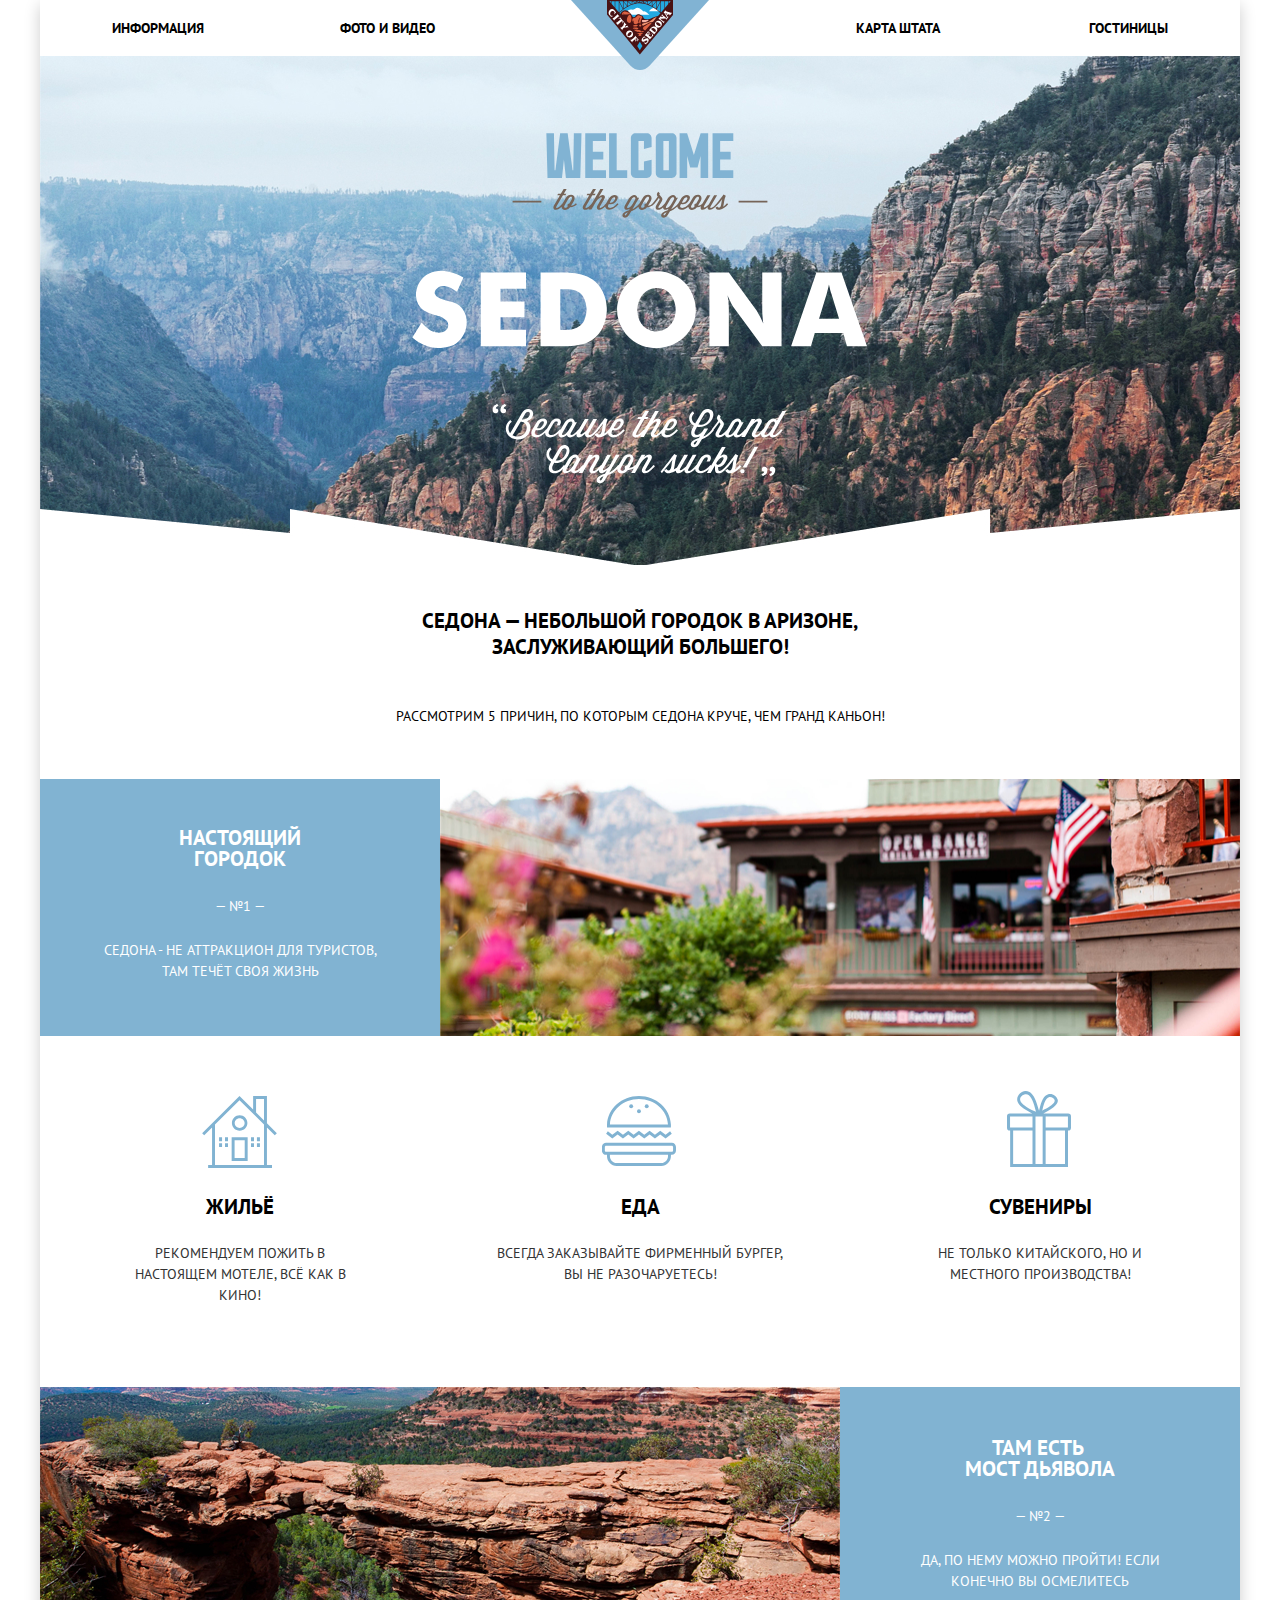
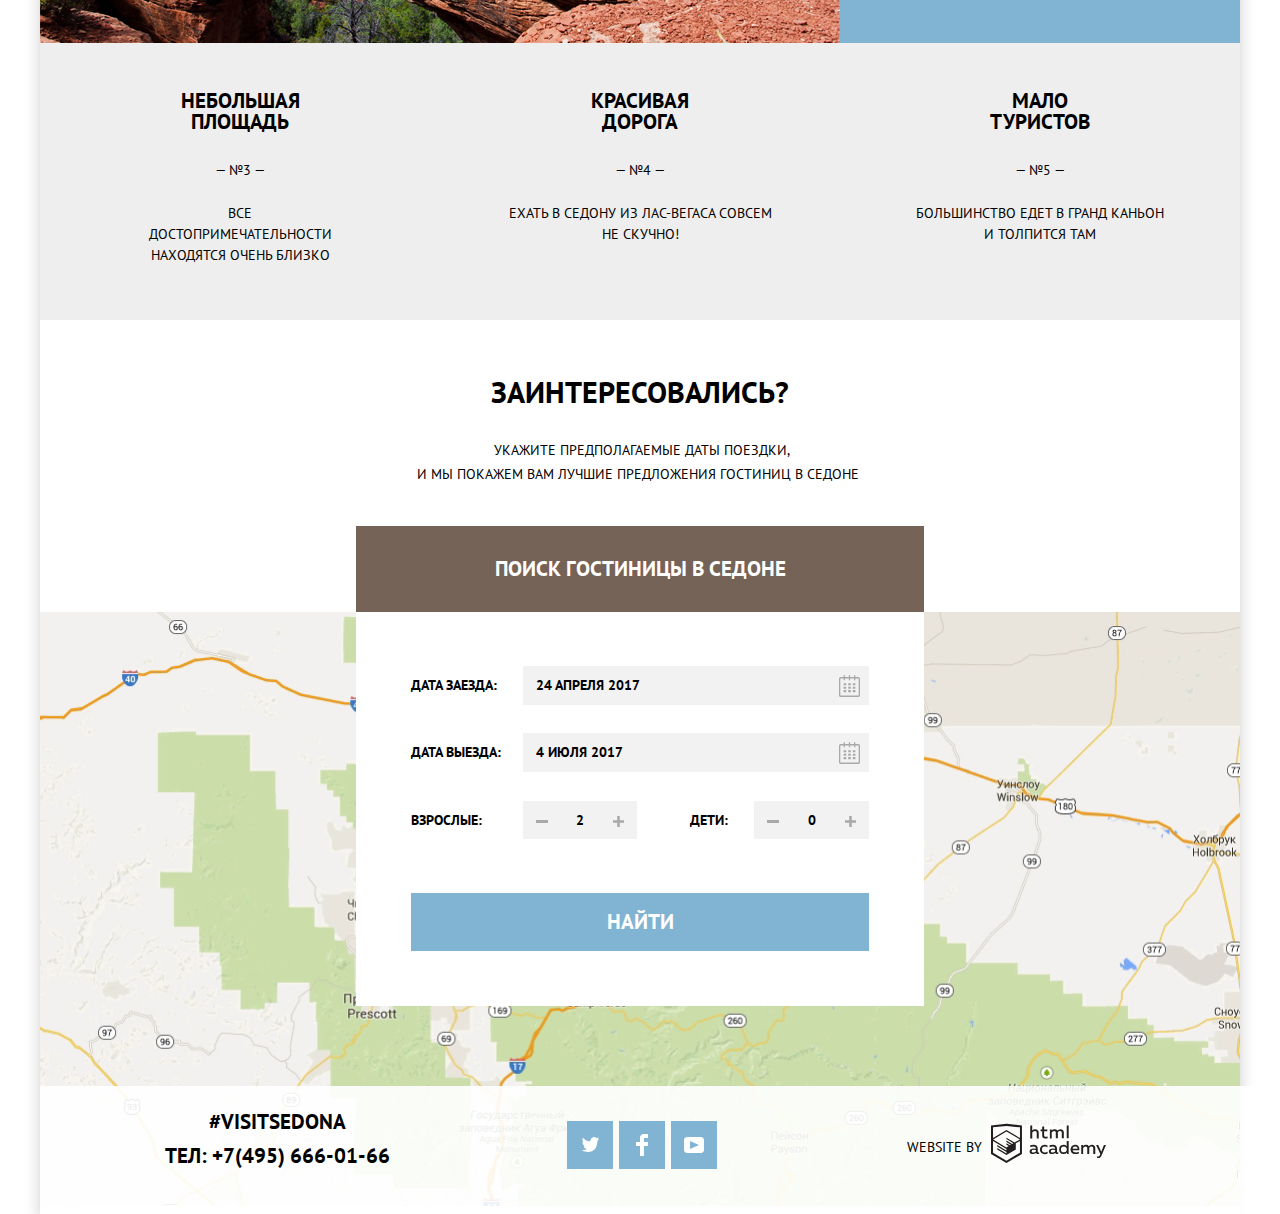
<file: index.html>
<!DOCTYPE html>
<html lang="ru">

<head>
    <meta charset="UTF-8">
    <title>Добро пожаловать в Седону</title>
    <link href="https://fonts.googleapis.com/css2?family=PT+Sans:wght@400;700&display=swap" rel="stylesheet">
    <link rel="stylesheet" href="css/normalize.css">
    <link rel="stylesheet" href="css/style.css">
</head>

<body>
    <div class="container">
        <header>
            <nav class="main-navigation">
                <a class="logo">
                    <img src="img/logo-sedona.svg" width="138" height="70" alt="Логотип Седоны">
                </a>
                <ul class="site-navigation">
                    <li><a href="#">Информация</a></li>
                    <li><a href="#">Фото и видео</a></li>
                    <li><a href="#">Карта штата</a></li>
                    <li><a href="catalog.html">Гостиницы</a></li>
                </ul>
            </nav>
        </header>
        <main>
            <div class="intro">
                <img src="img/intro-welcome.svg" width="456.65" height="350.88"
                    alt="Welcome to the gorgeous Sedona. 'Because the Grand Canyon sucks!'">
            </div>
            <h1 class="title">Седона — небольшой городок в Аризоне,  заслуживающий большего! </h1>
            <p class="text">Рассмотрим 5 причин, по которым Седона круче, чем гранд каньон!</p>
            <section>
                <h2 class="visually-hidden">Преимущества Седоны</h2>
                <div class="reason-image">
                    <div class="reason reason-town">
                        <h3>Настоящий городок</h3>
                        <p class="reason-number">— №1 —</p>
                        <p class="reason-text">Седона - не аттракцион для туристов, там течёт своя жизнь</p>
                    </div>
                    <img src="img/Sedona.jpg" width="800" height="256" alt="Фото городка">
                </div>
                <ul class="advantages-list">
                    <li class="advantages-item">
                        <h3>Жильё</h3>
                        <p class="advantages-text">Рекомендуем пожить в настоящем мотеле, всё как в кино!</p>
                    </li>
                    <li class="advantages-item">
                        <h3>Еда</h3>
                        <p class="advantages-text">Всегда заказывайте фирменный бургер, вы не разочаруетесь!</p>
                    </li>
                    <li class="advantages-item">
                        <h3>Сувениры</h3>
                        <p class="advantages-text">Не только китайского, но и местного производства!</p>
                    </li>
                </ul>
                <div class="reason-image">
                    <img src="img/Devil's bridge.jpg" width="800" height="256" alt="Фото моста дьявола'">
                    <div class="reason reason-bridge">
                        <h3>Там есть  Мост дьявола</h3>
                        <p class="reason-number">— №2 —</p>
                        <p class="reason-text">Да, по нему можно пройти! Если конечно вы осмелитесь</p>
                    </div>
                </div>
                <ul class="reason-list">
                    <li class="reason-item">
                        <h3>небольшая площадь</h3>
                        <p class="reason-number">— №3 —</p>
                        <p class="reason-text">все достопримечательности находятся очень близко</p>
                    </li>
                    <li class="reason-item">
                        <h3>красивая дорога</h3>
                        <p class="reason-number">— №4 —</p>
                        <p class="reason-text">ехать в седону из лас-вегаса совсем не скучно!</p>
                    </li>
                    <li class="reason-item">
                        <h3>мало туристов</h3>
                        <p class="reason-number">— №5 —</p>
                        <p class="reason-text">большинство едет в гранд каньон и толпится там</p>
                    </li>
                </ul>
            </section>
            <section class="search">
                <h2 class="visually-hidden">Поиск гостиницы в Седоне</h2>
                <p class="interested">Заинтересовались?</p>
                <p class="search-text"> Укажите предполагаемые даты поездки,<br>  и мы покажем вам лучшие предложения
                    гостиниц в седоне  </p>
                <button class="button" type="button">Поиск гостиницы в Седоне</button>
                <div class="form-wrapper">
                    <form class="search-form" action="https://echo.htmlacademy.ru" method="post">
                        <p class="search-item">
                            <label for="arrival-date">Дата заезда:</label>
                            <input class="date" id="arrival-date" type="text" name="arr-date"
                                placeholder="24 апреля 2017">
                        </p>
                        <p class="search-item">
                            <label for="departure-date">Дата выезда:</label>
                            <input class="date" id="departure-date" type="text" name="dep-date"
                                placeholder="4 июля 2017">
                        </p>
                        <div class="flex-wrapper">
                            <p>
                            <div class="number-wrapper adult">
                                <label for="adults">Взрослые:</label>
                                <button type="button" class="button-input button-minus">
                                    <svg width="12" height="3" viewBox="0 0 12 3" fill="none"
                                        xmlns="http://www.w3.org/2000/svg">
                                        <rect width="12" height="3" fill="#A9A9A9" />
                                    </svg>
                                </button>
                                <input class="input-number" id="adults" type="text" name="adult" value="2">
                                <button type="button" class="button-input button-plus">
                                    <svg width="11" height="11" viewBox="0 0 11 11" fill="none"
                                        xmlns="http://www.w3.org/2000/svg">
                                        <path fill-rule="evenodd" clip-rule="evenodd"
                                            d="M4.23086 6.76932V11H6.76932V6.76932H11V4.23086H6.76932V0H4.23085V4.23086H0V6.76932H4.23086Z"
                                            fill="#A9A9A9" />
                                    </svg>
                                </button>
                            </div>
                            </p>
                            <p>
                            <div class="number-wrapper children">
                                <label for="children">Дети:</label>
                                <button type="button" class="button-input button-minus">
                                    <svg width="12" height="3" viewBox="0 0 12 3" fill="none"
                                        xmlns="http://www.w3.org/2000/svg">
                                        <rect width="12" height="3" fill="#A9A9A9" />
                                    </svg>
                                </button>
                                <input class="input-number" id="children" type="text" name="child" value="0">
                                <button type="button" class="button-input button-plus">
                                    <svg width="11" height="11" viewBox="0 0 11 11" fill="none"
                                        xmlns="http://www.w3.org/2000/svg">
                                        <path fill-rule="evenodd" clip-rule="evenodd"
                                            d="M4.23086 6.76932V11H6.76932V6.76932H11V4.23086H6.76932V0H4.23085V4.23086H0V6.76932H4.23086Z"
                                            fill="#A9A9A9" />
                                    </svg>
                                </button>
                            </div>
                            </p>
                        </div>
                        <button class="blue-button" type="submit">Найти</button>
                    </form>
                </div>
            </section>
            <section>
                <h2 class="visually-hidden">Седона на карте</h2>
                <img src="img/map.png" width="1200" height="594" alt="Карта Седоны">
            </section>
        </main>
        <footer class="index-footer">
            <div class="contacts">
                <p>#visitSEDONA</p>
                <p>ТЕЛ: +7(495) 666-01-66</p>
            </div>
            <section class="social">
                <h2 class="visually-hidden">Социальные сети</h2>
                <ul class="social-list">
                    <li>
                        <a class="social-button" href="#">
                            <span class="visually-hidden">Twitter</span>
                            <svg xmlns="http://www.w3.org/2000/svg" xmlns:xlink="http://www.w3.org/1999/xlink"
                                width="17" height="15" viewBox="0 0 17 15">
                                <path fill="#FFF"
                                    d="M10.95.144c1.685-.496 2.984.27 3.577 1.179.673-.231 1.331-.481 2.011-.708a2.345 2.345 0 0 1-.857 1.768c.685.17 1.304-.491 1.304-.491-.169 1-1.006 1.788-1.563 2.024-.231 6.75-3.175 11.217-10.077 11.082h-.446c-.41 0-4.164-.46-4.898-1.887 2.271.196 3.893-.422 4.693-1.177-.96-.3-2.679-.477-2.979-2.95.349.106.564.228 1.19.119C1.705 8.247.374 7.53.448 5.33c.285.328 1.067.536 1.34.472C1.085 5.561-.182 2.442.894.85c1.818 1.854 3.735 3.606 7.152 3.773C8.254 2.33 9.183.793 10.95.144z" />
                            </svg>
                        </a>
                    </li>
                    <li>
                        <a class="social-button" href="#">
                            <span class="visually-hidden">Facebook</span>
                            <svg xmlns="http://www.w3.org/2000/svg" width="12" height="22" viewBox="0 0 12 22">
                                <path fill="#FFF" d="M12 4V0H8a4 4 0 0 0-4 4v4H0v4h4v10h4V12h4V8H8V4h4z" /></svg>
                        </a>
                    </li>
                    <li>
                        <a class="social-button" href="#">
                            <span class="visually-hidden">YouTube</span>
                            <svg xmlns="http://www.w3.org/2000/svg" xmlns:xlink="http://www.w3.org/1999/xlink"
                                width="20" height="16" viewBox="0 0 20 16">
                                <path fill="#FFF"
                                    d="M17 0H3C1.35 0 0 1.35 0 3v10c0 1.65 1.35 3 3 3h14c1.65 0 3-1.35 3-3V3c0-1.65-1.35-3-3-3zM6.027 11.998V4.002L15.014 8l-8.987 3.998z" />
                            </svg>
                        </a>
                    </li>
                </ul>



            </section>
            <div class="author">
                <p>
                    <span class="author-text">Website by</span>
                    <a class="logo-htmlacademy" href="https://htmlacademy.ru/intensive/htmlcss">
                        <svg id="Layer_1" data-name="Layer 1" xmlns="http://www.w3.org/2000/svg"
                            viewBox="0 0 108.08 36.85">
                            <title>logo-htmlacademy-small1</title>
                            <path
                                d="M44.61,26.88a2,2,0,0,0,.55-0.1v1.33a3.25,3.25,0,0,1-1.18.21,1.67,1.67,0,0,1-1.67-1,4.84,4.84,0,0,1-3.14,1.08c-1.51,0-2.91-.83-2.91-2.55,0-2.13,2-2.79,3.71-2.79a11.08,11.08,0,0,1,2.17.25v-0.3c0-1-.76-1.77-2.19-1.77a7.42,7.42,0,0,0-3,.64v-1.7a10.21,10.21,0,0,1,3.19-.55c2.36,0,3.81,1.12,3.81,3.65v3a0.54,0.54,0,0,0,.49.59h0.17Zm-6.44-1.13A1.35,1.35,0,0,0,39.63,27h0.11a3.39,3.39,0,0,0,2.41-1V24.58a9.72,9.72,0,0,0-1.81-.21c-1,0-2.16.33-2.16,1.38h0Zm12.36-6.11a5,5,0,0,1,2.57.64V22a4.08,4.08,0,0,0-2.3-.7,2.75,2.75,0,1,0,0,5.49,5,5,0,0,0,2.43-.64v1.71a6.27,6.27,0,0,1-2.76.57A4.21,4.21,0,0,1,46,24.51q0-.21,0-0.41a4.32,4.32,0,0,1,4.18-4.46h0.38Zm12.17,7.24a2,2,0,0,0,.55-0.1v1.33a3.25,3.25,0,0,1-1.18.21,1.67,1.67,0,0,1-1.67-1,4.84,4.84,0,0,1-3.14,1.08c-1.51,0-2.91-.83-2.91-2.55,0-2.13,2-2.79,3.71-2.79a11.08,11.08,0,0,1,2.17.25v-0.3c0-1-.76-1.77-2.19-1.77a7.42,7.42,0,0,0-3,.64v-1.7a10.21,10.21,0,0,1,3.19-.55c2.36,0,3.81,1.12,3.81,3.65v3a0.54,0.54,0,0,0,.49.59h0.17Zm-6.44-1.13A1.35,1.35,0,0,0,57.73,27h0.11a3.39,3.39,0,0,0,2.41-1V24.58a9.72,9.72,0,0,0-1.81-.21c-1.06,0-2.16.33-2.16,1.38h0ZM73,16V28.2H71.35V26.88a3.88,3.88,0,0,1-3.19,1.54,4.4,4.4,0,0,1,0-8.78,3.81,3.81,0,0,1,3,1.3V16H73Zm-4.53,5.22a2.76,2.76,0,1,0,0,5.52A2.86,2.86,0,0,0,71.15,25V23A2.91,2.91,0,0,0,68.49,21.27ZM79,19.64c3.31,0,4.46,2.68,3.92,5.09H76.7c0.21,1.5,1.67,2.11,3.19,2.11a6.11,6.11,0,0,0,2.64-.59v1.6a7.14,7.14,0,0,1-3,.57C77,28.42,74.78,27,74.78,24a4.18,4.18,0,0,1,4-4.39H79Zm0.09,1.54a2.28,2.28,0,0,0-2.44,2.1v0.06H81.3A2,2,0,0,0,79.13,21.18Zm5.73,7V19.87h1.65v1a3.81,3.81,0,0,1,2.78-1.27A2.86,2.86,0,0,1,91.89,21a4.12,4.12,0,0,1,2.91-1.33A3.06,3.06,0,0,1,98,23V28.2h-1.9V23.05a1.59,1.59,0,0,0-1.42-1.75H94.42a2.8,2.8,0,0,0-2.07,1.12V28.2h-1.9V23.05A1.59,1.59,0,0,0,89,21.31H88.8a3,3,0,0,0-2.21,1.29v5.63H84.86Zm21.31-8.33h1.9l-3.91,9.46c-0.9,2.17-2.09,2.86-3.35,2.86a4.76,4.76,0,0,1-1.1-.14V30.46a2.86,2.86,0,0,0,.85.12c0.9,0,1.58-.64,2.07-1.9l0.17-.42-4-8.4h2l2.86,6.29ZM38.73,1.46V6.22a3.81,3.81,0,0,1,2.7-1.14,3.25,3.25,0,0,1,3.44,3.4v5.15H43V8.72a1.81,1.81,0,0,0-1.61-2h-0.3a2.93,2.93,0,0,0-2.32,1.39v5.52h-1.9V1.46h1.9ZM49.94,2.31v3h3V6.91h-3v3.81c0,1.1.5,1.46,1.58,1.46a4.49,4.49,0,0,0,1.69-.33v1.6A6.8,6.8,0,0,1,51,13.8a2.55,2.55,0,0,1-2.86-2.74V6.89H46.58V5.26h1.5V2.74Zm5.4,11.31V5.28H57v1A3.81,3.81,0,0,1,59.77,5a2.86,2.86,0,0,1,2.6,1.33A4.12,4.12,0,0,1,65.28,5,3.06,3.06,0,0,1,68.44,8.4v5.21h-1.9V8.46a1.59,1.59,0,0,0-1.42-1.75H64.89a2.8,2.8,0,0,0-2.07,1.12v5.78h-1.9V8.46A1.59,1.59,0,0,0,59.5,6.71H59.27A3,3,0,0,0,57.06,8v5.63H55.34ZM71.17,1.45H73V13.6H71.17V1.45ZM14.71,0H14.55L0,1.54V28.21l14.55,8.66,14.55-8.66V1.54Zm12.5,27.1L14.55,34.64,1.9,27.12V16.18l12.59,7.5V25L5.86,19.9v1.31l8.68,5.21v1.39L5.87,22.65V24l8.68,5.21,8.75-5.24V18.31L27.2,16V27.12Zm0-12.53-3.48,2-1.6,1L14.51,13v1.31L21,18.23H21l-0.14.09-1,.54-5.37-3.2V17l4.24,2.52-1,.67-3.2-1.9v1.31l2.1,1.24L14.5,22.1,2,14.65,14.51,7.11Zm0-1.32L14.49,5.76,1.91,13.25v-10L14.56,1.92,27.21,3.25v10h0Z"
                                transform="translate(0 -0.02)" fill="#231f20" />
                        </svg>
                    </a>
                </p>
            </div>
        </footer>
    </div>
</body>

</html>
</file>
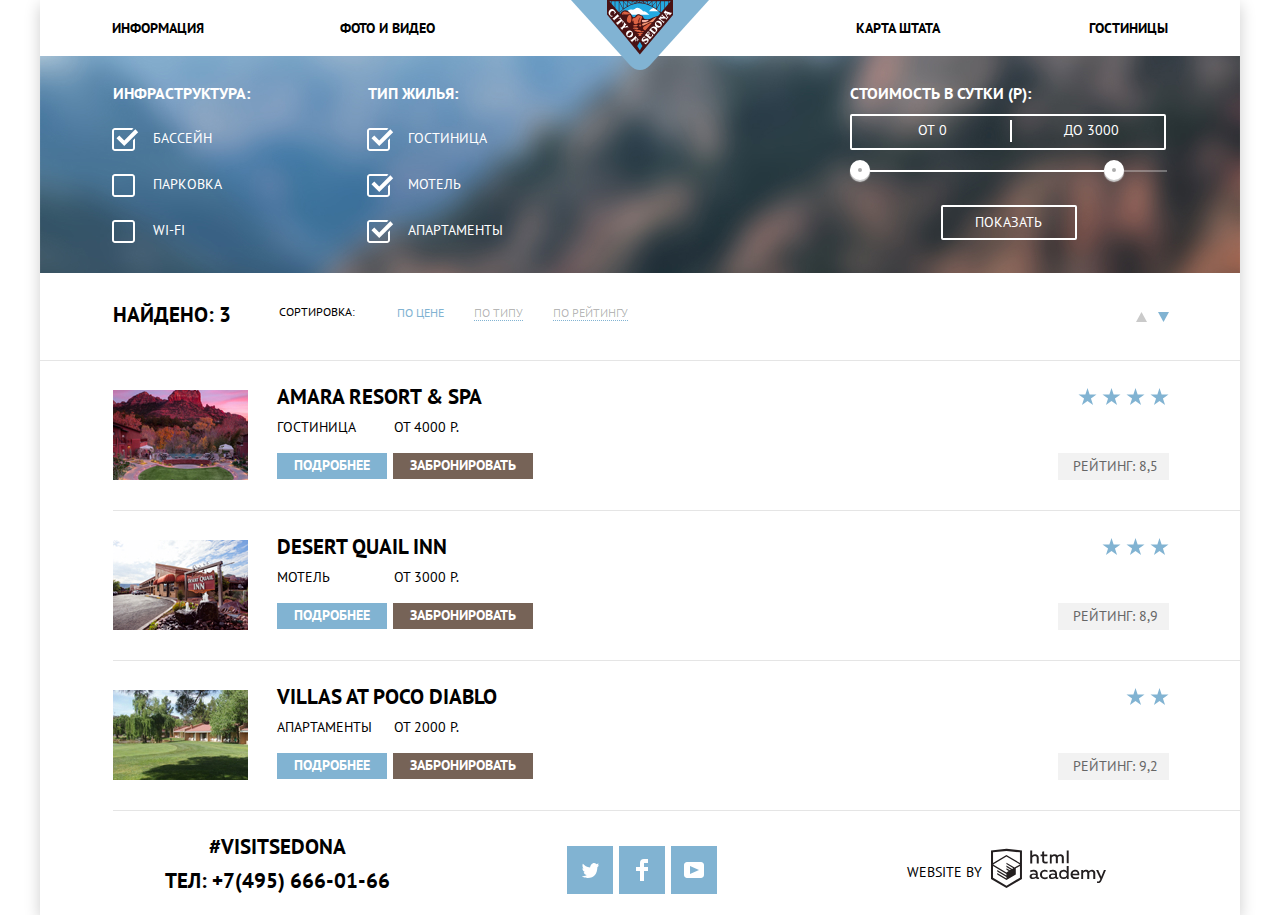
<file: catalog.html>
<!DOCTYPE html>
<html lang="ru">

<head>
    <meta charset="UTF-8">
    <title>Добро пожаловать в Седону</title>
    <link href="https://fonts.googleapis.com/css2?family=PT+Sans:wght@400;700&display=swap" rel="stylesheet">
    <link rel="stylesheet" href="css/normalize.css">
    <link rel="stylesheet" href="css/style.css">
</head>

<body>
    <div class="container">
        <header>
            <nav class="main-navigation">
                <a class="logo" href="index.html">
                    <img src="img/logo-sedona.svg" width="138" height="70" alt="Логотип Седоны">
                </a>
                <ul class="site-navigation">
                    <li><a href="#">Информация</a></li>
                    <li><a href="#">Фото и видео</a></li>
                    <li><a href="#">Карта штата</a></li>
                    <li><a href="#">Гостиницы</a></li>
                </ul>
            </nav>
        </header>
        <main>
            <h1 class="visually-hidden">Гостиницы</h1>
            <section class="filter">
                <h2 class="visually-hidden">Фильтр жилья в Седоне</h2>
                <form action="https://echo.htmlacademy.ru" method="get">
                    <fieldset>
                        <legend>Инфраструктура:</legend>
                        <ul>
                            <li class="filter-option">
                                <input class="visually-hidden filter-checkbox" type="checkbox" name="pools"
                                    id="filter-pools" checked>
                                <label for="filter-pools">Бассейн</label>
                            </li>
                            <li class="filter-option">
                                <input class="visually-hidden filter-checkbox" type="checkbox" name="parking"
                                    id="filter-parking">
                                <label for="filter-parking">Парковка</label>
                            </li>
                            <li class="filter-option">
                                <input class="visually-hidden filter-checkbox" type="checkbox" name="wi-fi"
                                    id="filter-wi-fi">
                                <label for="filter-wi-fi">Wi-Fi</label>
                            </li>
                        </ul>
                    </fieldset>
                    <fieldset>
                        <legend>Тип жилья:</legend>
                        <ul>
                            <li class="filter-option">
                                <input class="visually-hidden filter-checkbox" type="checkbox" name="hotel"
                                    id="filter-hotel" checked>
                                <label for="filter-hotel">Гостиница</label>
                            </li>
                            <li class="filter-option">
                                <input class="visually-hidden filter-checkbox" type="checkbox" name="motel"
                                    id="filter-motel" checked>
                                <label for="filter-motel">Мотель</label>
                            </li>
                            <li class="filter-option">
                                <input class="visually-hidden filter-checkbox" type="checkbox" name="apartments"
                                    id="filter-apartments" checked>
                                <label for="filter-apartments">Апартаменты</label>
                            </li>
                        </ul>
                    </fieldset>
                    <div>
                        <fieldset class="filter-item">
                            <legend>Стоимость в сутки (Р):</legend>
                            <div class="price-controls">
                                <label class="min-price">
                                    от<input type="number" name="min-price" value="0">
                                </label>
                                <label class="max-price">
                                    до<input type="number" name="max-price" value="3000">
                                </label>
                            </div>
                            <div class="range-controls">
                                <div class="scale">
                                    <div class="bar"></div>
                                </div>
                                <div class="toggle toggle-min"></div>
                                <div class="toggle toggle-max"></div>
                            </div>
                        </fieldset>
                        <button class="form-button" type="submit">Показать</button>
                    </div>
                </form>
                <div class="sort-container">
                    <span class="found">Найдено: 3</span>
                    <span class="sorting">Сортировка:</span>
                    <ul class="sort-list">
                        <li><a class="sort-active" href="#">По цене</a></li>
                        <li><a href="#">По типу</a></li>
                        <li><a href="#">По рейтингу</a></li>
                    </ul>
                    <ul class="sort-up-down">
                        <li><a class="up" href="#"><span class="visually-hidden">Фильтр по
                                    возрастанию</span>
                                <svg width="11" height="10" viewBox="0 0 11 10" fill="none"
                                    xmlns="http://www.w3.org/2000/svg">
                                    <path d="M5.5 0L0 10H11L5.5 0Z" fill="#CACACA" />
                                </svg>
                        <li><a class="down sort-active" href="#"><span class="visually-hidden">Фильтр по убыванию</span>
                                <svg width="11" height="10" viewBox="0 0 11 10" fill="none"
                                    xmlns="http://www.w3.org/2000/svg">
                                    <path d="M5.5 10L11 0L0 0L5.5 10Z" fill="#CACACA" />
                                </svg>
                            </a>
                        </li>
                    </ul>
                </div>
            </section>
            <section>
                <h2 class="visually-hidden">Результаты поиска по гостиницам Седоны</h2>
                <ul class="hotels-list">
                    <li class="hotel-item">
                        <img src="img/Amara Resort & Spa.jpg" width="135" height="90" alt="Amara Resort & Spa">
                        <div class="hotel-info">
                            <h3>Amara Resort & Spa</h3>
                            <p class="text-wrapper">
                                <span>Гостиница</span>
                                <span>От 4000 Р.</span>
                            </p>
                            <div>
                                <a>Подробнее</a>
                                <a>Забронировать</a>
                            </div>
                        </div>
                        <div class="raiting">
                            <ul>
                                <li><img width="19" height="17" src="svg-sedona/star.svg" alt="Звезда">
                                </li>
                                <li><img width="19" height="17" src="svg-sedona/star.svg" alt="Звезда">
                                </li>
                                <li><img width="19" height="17" src="svg-sedona/star.svg" alt="Звезда">
                                </li>
                                <li><img width="19" height="17" src="svg-sedona/star.svg" alt="Звезда">
                                </li>
                            </ul>
                            <p>Рейтинг: 8,5</p>
                        </div>
                    </li>
                    <li class="hotel-item">
                        <img src="img/Desert Quail Inn.jpg" width="135" height="90" alt="Desert Quail Inn">
                        <div class="hotel-info">
                            <h3>Desert Quail Inn</h3>
                            <p class="text-wrapper">
                                <span>Мотель</span>
                                <span>От 3000 Р.</span>
                            </p>
                            <div>
                                <a>Подробнее</a>
                                <a>Забронировать</a>
                            </div>
                        </div>
                        <div class="raiting">
                            <ul>
                                <li><img width="19" height="17" src="svg-sedona/star.svg" alt="Звезда"></li>
                                <li><img width="19" height="17" src="svg-sedona/star.svg" alt="Звезда"></li>
                                <li><img width="19" height="17" src="svg-sedona/star.svg" alt="Звезда"></li>
                            </ul>
                            <p>Рейтинг: 8,9</p>
                        </div>
                    </li>
                    <li class="hotel-item">
                        <img src="img/Villas at Poco Diablo.jpg" width="135" height="90" alt="Villas at Poco Diablo">
                        <div class="hotel-info">
                            <h3>Villas at Poco Diablo</h3>
                            <p class="text-wrapper">
                                <span>Апартаменты</span>
                                <span>От 2000 Р.</span>
                            </p>
                            <div>
                                <a>Подробнее</a>
                                <a>Забронировать</a>
                            </div>
                        </div>
                        <div class="raiting">
                            <ul>
                                <li><img width="19" height="17" src="svg-sedona/star.svg" alt="Звезда"></li>
                                <li><img width="19" height="17" src="svg-sedona/star.svg" alt="Звезда"></li>
                            </ul>
                            <p>Рейтинг: 9,2</p>
                        </div>
                    </li>
                </ul>
            </section>
        </main>
        <footer>
            <div class="contacts">
                <p>#visitSEDONA</p>
                <p>ТЕЛ: +7(495) 666-01-66</p>
            </div>
            <section class="social">
                <h2 class="visually-hidden">Социальные сети</h2>
                <ul class="social-list">
                    <li>
                        <a class="social-button" href="#">
                            <span class="visually-hidden">Twitter</span>
                            <svg xmlns="http://www.w3.org/2000/svg" xmlns:xlink="http://www.w3.org/1999/xlink"
                                width="17" height="15" viewBox="0 0 17 15">
                                <path fill="#FFF"
                                    d="M10.95.144c1.685-.496 2.984.27 3.577 1.179.673-.231 1.331-.481 2.011-.708a2.345 2.345 0 0 1-.857 1.768c.685.17 1.304-.491 1.304-.491-.169 1-1.006 1.788-1.563 2.024-.231 6.75-3.175 11.217-10.077 11.082h-.446c-.41 0-4.164-.46-4.898-1.887 2.271.196 3.893-.422 4.693-1.177-.96-.3-2.679-.477-2.979-2.95.349.106.564.228 1.19.119C1.705 8.247.374 7.53.448 5.33c.285.328 1.067.536 1.34.472C1.085 5.561-.182 2.442.894.85c1.818 1.854 3.735 3.606 7.152 3.773C8.254 2.33 9.183.793 10.95.144z" />
                            </svg>
                        </a>
                    </li>
                    <li>
                        <a class="social-button" href="#">
                            <span class="visually-hidden">Facebook</span>
                            <svg xmlns="http://www.w3.org/2000/svg" width="12" height="22" viewBox="0 0 12 22">
                                <path fill="#FFF" d="M12 4V0H8a4 4 0 0 0-4 4v4H0v4h4v10h4V12h4V8H8V4h4z" /></svg>
                        </a>
                    </li>
                    <li>
                        <a class="social-button" href="#">
                            <span class="visually-hidden">YouTube</span>
                            <svg xmlns="http://www.w3.org/2000/svg" xmlns:xlink="http://www.w3.org/1999/xlink"
                                width="20" height="16" viewBox="0 0 20 16">
                                <path fill="#FFF"
                                    d="M17 0H3C1.35 0 0 1.35 0 3v10c0 1.65 1.35 3 3 3h14c1.65 0 3-1.35 3-3V3c0-1.65-1.35-3-3-3zM6.027 11.998V4.002L15.014 8l-8.987 3.998z" />
                            </svg>
                        </a>
                    </li>
                </ul>



            </section>
            <div class="author">
                <p>
                    <span class="author-text">Website by</span>
                    <a class="logo-htmlacademy" href="https://htmlacademy.ru/intensive/htmlcss">
                        <svg id="Layer_1" data-name="Layer 1" xmlns="http://www.w3.org/2000/svg"
                            viewBox="0 0 108.08 36.85">
                            <title>logo-htmlacademy-small1</title>
                            <path
                                d="M44.61,26.88a2,2,0,0,0,.55-0.1v1.33a3.25,3.25,0,0,1-1.18.21,1.67,1.67,0,0,1-1.67-1,4.84,4.84,0,0,1-3.14,1.08c-1.51,0-2.91-.83-2.91-2.55,0-2.13,2-2.79,3.71-2.79a11.08,11.08,0,0,1,2.17.25v-0.3c0-1-.76-1.77-2.19-1.77a7.42,7.42,0,0,0-3,.64v-1.7a10.21,10.21,0,0,1,3.19-.55c2.36,0,3.81,1.12,3.81,3.65v3a0.54,0.54,0,0,0,.49.59h0.17Zm-6.44-1.13A1.35,1.35,0,0,0,39.63,27h0.11a3.39,3.39,0,0,0,2.41-1V24.58a9.72,9.72,0,0,0-1.81-.21c-1,0-2.16.33-2.16,1.38h0Zm12.36-6.11a5,5,0,0,1,2.57.64V22a4.08,4.08,0,0,0-2.3-.7,2.75,2.75,0,1,0,0,5.49,5,5,0,0,0,2.43-.64v1.71a6.27,6.27,0,0,1-2.76.57A4.21,4.21,0,0,1,46,24.51q0-.21,0-0.41a4.32,4.32,0,0,1,4.18-4.46h0.38Zm12.17,7.24a2,2,0,0,0,.55-0.1v1.33a3.25,3.25,0,0,1-1.18.21,1.67,1.67,0,0,1-1.67-1,4.84,4.84,0,0,1-3.14,1.08c-1.51,0-2.91-.83-2.91-2.55,0-2.13,2-2.79,3.71-2.79a11.08,11.08,0,0,1,2.17.25v-0.3c0-1-.76-1.77-2.19-1.77a7.42,7.42,0,0,0-3,.64v-1.7a10.21,10.21,0,0,1,3.19-.55c2.36,0,3.81,1.12,3.81,3.65v3a0.54,0.54,0,0,0,.49.59h0.17Zm-6.44-1.13A1.35,1.35,0,0,0,57.73,27h0.11a3.39,3.39,0,0,0,2.41-1V24.58a9.72,9.72,0,0,0-1.81-.21c-1.06,0-2.16.33-2.16,1.38h0ZM73,16V28.2H71.35V26.88a3.88,3.88,0,0,1-3.19,1.54,4.4,4.4,0,0,1,0-8.78,3.81,3.81,0,0,1,3,1.3V16H73Zm-4.53,5.22a2.76,2.76,0,1,0,0,5.52A2.86,2.86,0,0,0,71.15,25V23A2.91,2.91,0,0,0,68.49,21.27ZM79,19.64c3.31,0,4.46,2.68,3.92,5.09H76.7c0.21,1.5,1.67,2.11,3.19,2.11a6.11,6.11,0,0,0,2.64-.59v1.6a7.14,7.14,0,0,1-3,.57C77,28.42,74.78,27,74.78,24a4.18,4.18,0,0,1,4-4.39H79Zm0.09,1.54a2.28,2.28,0,0,0-2.44,2.1v0.06H81.3A2,2,0,0,0,79.13,21.18Zm5.73,7V19.87h1.65v1a3.81,3.81,0,0,1,2.78-1.27A2.86,2.86,0,0,1,91.89,21a4.12,4.12,0,0,1,2.91-1.33A3.06,3.06,0,0,1,98,23V28.2h-1.9V23.05a1.59,1.59,0,0,0-1.42-1.75H94.42a2.8,2.8,0,0,0-2.07,1.12V28.2h-1.9V23.05A1.59,1.59,0,0,0,89,21.31H88.8a3,3,0,0,0-2.21,1.29v5.63H84.86Zm21.31-8.33h1.9l-3.91,9.46c-0.9,2.17-2.09,2.86-3.35,2.86a4.76,4.76,0,0,1-1.1-.14V30.46a2.86,2.86,0,0,0,.85.12c0.9,0,1.58-.64,2.07-1.9l0.17-.42-4-8.4h2l2.86,6.29ZM38.73,1.46V6.22a3.81,3.81,0,0,1,2.7-1.14,3.25,3.25,0,0,1,3.44,3.4v5.15H43V8.72a1.81,1.81,0,0,0-1.61-2h-0.3a2.93,2.93,0,0,0-2.32,1.39v5.52h-1.9V1.46h1.9ZM49.94,2.31v3h3V6.91h-3v3.81c0,1.1.5,1.46,1.58,1.46a4.49,4.49,0,0,0,1.69-.33v1.6A6.8,6.8,0,0,1,51,13.8a2.55,2.55,0,0,1-2.86-2.74V6.89H46.58V5.26h1.5V2.74Zm5.4,11.31V5.28H57v1A3.81,3.81,0,0,1,59.77,5a2.86,2.86,0,0,1,2.6,1.33A4.12,4.12,0,0,1,65.28,5,3.06,3.06,0,0,1,68.44,8.4v5.21h-1.9V8.46a1.59,1.59,0,0,0-1.42-1.75H64.89a2.8,2.8,0,0,0-2.07,1.12v5.78h-1.9V8.46A1.59,1.59,0,0,0,59.5,6.71H59.27A3,3,0,0,0,57.06,8v5.63H55.34ZM71.17,1.45H73V13.6H71.17V1.45ZM14.71,0H14.55L0,1.54V28.21l14.55,8.66,14.55-8.66V1.54Zm12.5,27.1L14.55,34.64,1.9,27.12V16.18l12.59,7.5V25L5.86,19.9v1.31l8.68,5.21v1.39L5.87,22.65V24l8.68,5.21,8.75-5.24V18.31L27.2,16V27.12Zm0-12.53-3.48,2-1.6,1L14.51,13v1.31L21,18.23H21l-0.14.09-1,.54-5.37-3.2V17l4.24,2.52-1,.67-3.2-1.9v1.31l2.1,1.24L14.5,22.1,2,14.65,14.51,7.11Zm0-1.32L14.49,5.76,1.91,13.25v-10L14.56,1.92,27.21,3.25v10h0Z"
                                transform="translate(0 -0.02)" fill="#231f20" />
                        </svg>
                    </a>
                </p>
            </div>
        </footer>
    </div>
</body>

</html>
</file>
<file: css/style.css>
body {
  min-width: 1220px;
  margin: 0;
  font-family: "PT Sans", sans-serif;
  font-size: 14px;
  line-height: 26px;
  font-weight: 700;
  color: #000000;
  text-transform: uppercase;
  background: #ffffff;
  padding: 0 10px;
}

a {
  text-decoration: none;
}

img {
  max-width: 100%;
  height: auto;
}

.visually-hidden {
  position: absolute;
  width: 1px;
  height: 1px;
  margin: -1px;
  border: 0;
  padding: 0;
  white-space: nowrap;
  -webkit-clip-path: inset(100%);
          clip-path: inset(100%);
  clip: rect(0 0 0 0);
  overflow: hidden;
}

.main-navigation {
  position: relative;
}

.logo {
  position: absolute;
  left: 50%;
  -webkit-transform: translateX(-50%);
      -ms-transform: translateX(-50%);
          transform: translateX(-50%);
}

.main-navigation a {
  color: #000000;
}

.main-navigation a:hover,
.main-navigation a:focus {
  color: #81b3d2;
}

.main-navigation a:active {
  color: rgba(0, 0, 0, 0.3);
}

.main-navigation .active {
  color: #766357;
}

.container {
  position: relative;
  width: 1200px;
  margin: 0 auto;
  -webkit-box-shadow: 0px 5px 15px rgba(0, 1, 1, 0.2);
          box-shadow: 0px 5px 15px rgba(0, 1, 1, 0.2);
}

.site-navigation {
  display: -webkit-box;
  display: -ms-flexbox;
  display: flex;
  list-style: none;
  margin: 0;
  padding: 0;
  padding: 0 72px;
}

.site-navigation li {
  text-align: left;
  width: 228px;
  padding: 15px 0;
}

.site-navigation li:nth-child(3),
.site-navigation li:nth-child(4) {
  text-align: right;
}

.site-navigation li:nth-child(3) {
  margin-left: auto;
}

.intro {
  padding: 77.35px 0 90.76px;
  margin-bottom: 25px;
  text-align: center;
  background: url("../img/promo.jpg") no-repeat;
}

.title {
  margin: 0 auto;
  margin-bottom: 43px;
  text-align: center;
  width: 436px;
  font-size: 21px;
}

.text {
  font-weight: 400;
  text-align: center;
  margin-bottom: 50px;
}

.reason-image {
  display: -webkit-box;
  display: -ms-flexbox;
  display: flex;
}

.reason {
  width: 400px;
  text-align: center;
  color: #ffffff;
  background: #81b3d2;
}

.reason h3 {
  margin: 0 auto;
  margin-bottom: 27px;
  font-size: 21px;
  line-height: 21px;
}

.reason .reason-number {
  margin-bottom: 23px;
}

.reason-town {
  padding: 48px 0 54px;
}

.reason-town h3 {
  width: 122px;
}

.reason-town p,
.reason-bridge p {
  font-weight: normal;
  font-size: 14px;
  line-height: 21px;
}

.reason-town .reason-text {
  width: 299px;
  margin: 0 auto;
}

.advantages-list,
.reason-list {
  display: -webkit-box;
  display: -ms-flexbox;
  display: flex;
  list-style: none;
  margin: 0;
  padding: 0;
}

.advantages-list li {
  padding-top: 139px;
  padding-bottom: 81px;
  min-width: 400px;
  text-align: center;
}

.advantages-list h3 {
  margin-bottom: 26px;
  font-size: 21px;
  line-height: 21px;
}

.advantages-list p {
  font-weight: normal;
  line-height: 21px;
  color: #333333;
}

.advantages-text {
  margin: 0 auto;
}

.advantages-item {
  position: relative;
}

.advantages-item:first-child::before {
  content: "";
  top: 60px;
  left: 162px;
  position: absolute;
  width: 75px;
  height: 72px;
  background-image: url(../svg-sedona/icon-1.svg);
  background-repeat: no-repeat;
}

.advantages-item:first-child p {
  width: 254px;
}

.advantages-item:nth-child(2)::before {
  content: "";
  top: 60px;
  left: 162px;
  position: absolute;
  width: 75px;
  height: 70px;
  background-image: url(../svg-sedona/icon-3.svg);
  background-repeat: no-repeat;
}

.advantages-item:nth-child(2) p {
  width: 297px;
}

.advantages-item:last-child::before {
  content: "";
  top: 55px;
  left: 167px;
  position: absolute;
  width: 64px;
  height: 77px;
  background-image: url(../svg-sedona/icon-2.svg);
  background-repeat: no-repeat;
}

.advantages-item:last-child p {
  width: 275px;
}

.reason-bridge {
  padding: 50px 0 49px;
}

.reason-bridge h3 {
  width: 151px;
}

.reason-bridge .reason-text {
  width: 301px;
  margin: 0 auto;
}

.reason-list {
  background: #eeeeee;
}

.reason-list li {
  padding-top: 47px;
  padding-bottom: 54px;
  min-width: 400px;
  text-align: center;
}

.reason-item p {
  font-weight: normal;
}

.reason-list h3 {
  margin: 0 auto;
  margin-bottom: 25px;
  width: 120px;
  font-size: 21px;
  line-height: 21px;
}

.reason-list .reason-number {
  margin-bottom: 20px;
}

.reason-list .reason-text {
  line-height: 21px;
}

.reason-item:first-child .reason-text {
  width: 210px;
  margin: 0 auto;
}

.reason-item:nth-child(2) .reason-text {
  width: 270px;
  margin: 0 auto;
}

.reason-item:last-child .reason-text {
  width: 250px;
  margin: 0 auto;
}

.search {
  text-align: center;
  padding-top: 30px;
}

.interested {
  text-align: center;
  margin-bottom: 34px;
  font-size: 30px;
  line-height: 24px;
}

.search-text {
  margin-bottom: 40px;
  font-weight: normal;
  line-height: 24px;
}

.button {
  display: inline-block;
  width: 568px;
  margin: 0 auto;
  text-transform: uppercase;
  font-weight: bold;
  color: #ffffff;
  background: #766357;
  padding: 30px 0px;
  font-size: 21px;
  line-height: 26px;
  border: none;
}

.form-wrapper {
  position: relative;
}

.search-item {
  display: -webkit-box;
  display: -ms-flexbox;
  display: flex;
  -webkit-box-pack: justify;
      -ms-flex-pack: justify;
          justify-content: space-between;
}

.search-form {
  -webkit-box-sizing: border-box;
          box-sizing: border-box;
  width: 568px;
  padding: 55px;
  padding-top: 40px;
  text-align: left;
  left: 50%;
  -webkit-transform: translateX(-50%);
      -ms-transform: translateX(-50%);
          transform: translateX(-50%);
  background: #ffffff;
  position: absolute;
}

.search-form input {
  background: #f2f2f2;
  border: none;
  -webkit-box-sizing: border-box;
          box-sizing: border-box;
}

.search-item label {
  margin-top: 6px;
}

.search-item:first-child {
  margin-bottom: 28px;
}

.search-item:nth-child(2) {
  margin-bottom: 29px;
}

.date {
  width: 346px;
  padding: 11px 0 12px 13px;
}

.date:hover {
  background: #ebebeb;
}

.date:focus {
  outline: none;
  background: #ffffff;
  border: 2px solid #e5e5e5;
  -webkit-box-sizing: border-box;
          box-sizing: border-box;
}

.search-item {
  position: relative;
}

.search-item::before {
  content: "";
  position: absolute;
  width: 21px;
  height: 23px;
  background-image: url(../svg-sedona/calendar.svg);
  right: 9px;
  top: 8px;
}

.input-number {
  outline: none;
}

.date::-webkit-input-placeholder {
  font-size: 14px;
  line-height: 26px;
  color: #000000;
  text-transform: uppercase;
  font-weight: bold;
}

.date::-moz-placeholder {
  font-size: 14px;
  line-height: 26px;
  color: #000000;
  text-transform: uppercase;
  font-weight: bold;
}

.date:-ms-input-placeholder {
  font-size: 14px;
  line-height: 26px;
  color: #000000;
  text-transform: uppercase;
  font-weight: bold;
}

.date::-ms-input-placeholder {
  font-size: 14px;
  line-height: 26px;
  color: #000000;
  text-transform: uppercase;
  font-weight: bold;
}

.date::placeholder,
.input-number {
  font-size: 14px;
  line-height: 26px;
  color: #000000;
  text-transform: uppercase;
  font-weight: bold;
}

.flex-wrapper {
  display: -webkit-box;
  display: -ms-flexbox;
  display: flex;
}

.number-wrapper {
  position: relative;
}

.adult {
  margin-right: 53px;
}

.adult label {
  margin-right: 37px;
}

.children label {
  margin-right: 23px;
}

.button-input {
  position: absolute;
  border: none;
  background: #f2f2f2;
  height: 38px;
  width: 38px;
  cursor: pointer;
}

.button-input svg {
  vertical-align: middle;
}

.button-input:hover path,
.button-input:hover rect {
  fill: #000000;
}

.button-input:focus,
.button-input:focus {
  outline: none;
}

.button-input:focus path,
.button-input:focus rect {
  fill: #81b3d2;
}

.button-minus {
  left: 112px;
}

.children .button-minus {
  left: 64px;
}

.button-plus {
  right: 0px;
}

.input-number {
  text-align: center;
  height: 38px;
  width: 114px;
}

.children {
  margin-bottom: 54px;
}

.blue-button {
  color: #ffffff;
  background: #81b3d2;
  width: 100%;
  height: 58px;
  font-weight: bold;
  font-size: 21px;
  text-transform: uppercase;
  border: 0;
}

.blue-button:hover {
  background: #669ec0;
}

.blue-button:focus {
  color: rgba(255, 255, 255, 0.3);
  background: #5496bd;
}

.index-footer {
  height: 128px;
  background: rgba(255, 255, 255, 0.9);
  position: absolute;
  bottom: 0;
}

footer {
  display: -webkit-box;
  display: -ms-flexbox;
  display: flex;
  width: 100%;
  padding-left: 125px;
  padding-right: 138px;
}

.contacts {
  text-align: center;
  margin-right: 177px;
  text-transform: uppercase;
  font-weight: bold;
  font-size: 21px;
}

.contacts p:first-child {
  margin-top: 23px;
  margin-bottom: 8px;
}

.contacts p:last-child {
  margin-top: 0px;
}

.social {
  margin-right: 190px;
}

.social-list {
  display: -webkit-box;
  display: -ms-flexbox;
  display: flex;
  -ms-flex-wrap: wrap;
      flex-wrap: wrap;
  -webkit-box-pack: justify;
      -ms-flex-pack: justify;
          justify-content: space-between;
  width: 150px;
  margin-top: 35px;
  padding: 0;
  list-style: none;
}

.social-button {
  display: -webkit-box;
  display: -ms-flexbox;
  display: flex;
  -webkit-box-align: center;
      -ms-flex-align: center;
          align-items: center;
  -webkit-box-pack: center;
      -ms-flex-pack: center;
          justify-content: center;
  width: 46px;
  height: 48px;
  background-color: #81b3d2;
}

.social-button:hover {
  background-color: #669ec0;
}

.social-button:focus {
  background: #5496bd;
}

.social-button:focus path {
  fill: rgba(255, 255, 255, 0.3);
}

.author p {
  margin: 0;
}

.author-text {
  display: inline-block;
  font-weight: normal;
  margin-top: 48px;
  margin-right: 5px;
  vertical-align: top;
}

.author a {
  display: inline-block;
  margin-top: 37px;
}

.author svg {
  width: 115px;
  height: 41px;
}

.logo-htmlacademy:hover path {
  fill: #81b3d2;
}

.logo-htmlacademy:focus path {
  fill: #bdbbbc;
}

/*Каталог*/

.filter form {
  display: -webkit-box;
  display: -ms-flexbox;
  display: flex;
  height: 217px;
  -webkit-box-sizing: border-box;
          box-sizing: border-box;
  background-image: url(../img/filter-background.jpg);
  padding-top: 26.5px;
  padding-left: 73px;
}

.filter fieldset {
  padding: 0;
  margin: 0;
  border: none;
  margin-right: 118px;
}

.filter fieldset:nth-child(2) {
  margin-right: 347px;
}

.filter legend {
  font-weight: bold;
  font-size: 16px;
  line-height: 21px;
  color: #ffffff;
  padding-bottom: 24px;
}

.filter ul {
  padding: 0;
  margin: 0;
  list-style: none;
  line-height: 21px;
  color: #ffffff;
  padding-left: 40px;
}

.filter-option {
  margin-bottom: 25px;
}

.filter-option label {
  position: relative;
  display: block;
  cursor: pointer;
  font-size: 14px;
  font-weight: normal;
}

.filter-checkbox:not(:checked) + label::before {
  content: "";
  position: absolute;
  left: -41px;
  top: 0;
  width: 23px;
  height: 23px;
  background-image: url("../svg-sedona/checkbox-off.svg");
}

.filter-checkbox:checked + label::after {
  content: "";
  position: absolute;
  left: -41px;
  top: 0;
  width: 27px;
  height: 23px;
  background-image: url("../svg-sedona/checkbox-on.svg");
}

.filter .filter-item {
  width: 317px;
  margin: 0;
  margin-bottom: 33px;
}

.price-controls {
  position: relative;
  vertical-align: top;
  height: 36px;
  width: 316px;
  margin-bottom: 20px;
  -webkit-box-sizing: border-box;
          box-sizing: border-box;
  padding-top: 4px;
  padding-left: 66px;
  border: 2px solid #ffffff;
  border-radius: 2px;
}

.price-controls::before {
  position: absolute;
  content: "";
  width: 2px;
  height: 22px;
  background: #ffffff;
  left: 158px;
}

.price-controls label {
  vertical-align: top;
  line-height: 21px;
  font-weight: normal;
  color: #ffffff;
}

.filter-item legend {
  padding-bottom: 10px;
}

.filter-item input {
  padding-top: 0px;
  outline: none;
  padding-left: 4px;
  vertical-align: top;
  background-color: transparent;
  border: none;
  line-height: 21px;
  font-weight: normal;
  width: 60px;
  color: #ffffff;
}

.max-price {
  margin-left: 59px;
}

.range-controls {
  position: relative;
}

.range-controls .scale {
  height: 2px;
  background-color: rgba(255, 255, 255, 0.3);
}

.range-controls .bar {
  width: 80%;
  height: 2px;
  background: #ffffff;
}

.range-controls .toggle {
  position: absolute;
  top: -10px;
  width: 4px;
  height: 4px;
  padding: 0;
  border: 8px solid #ffffff;
  background-color: #ababab;
  border-radius: 50%;
  -webkit-box-shadow: 0 2px 1px 0 #cfcfcf;
          box-shadow: 0 2px 1px 0 #cfcfcf;
}

.toggle-max {
  left: 254px;
}

.form-button {
  display: block;
  background-color: transparent;
  border: 2px solid #ffffff;
  width: 136px;
  height: 35px;
  text-align: center;
  margin: 0 auto;
  border-radius: 2px;
  font-style: normal;
  font-weight: normal;
  font-size: 14px;
  line-height: 21px;
  padding: 0;
  text-transform: uppercase;
  color: #ffffff;
}

.sort-container {
  padding-top: 29px;
  padding-left: 73px;
  border-bottom: 1px solid #e5e5e5;
  padding-bottom: 30px;
}

.found {
  font-weight: bold;
  font-size: 21px;
  margin-right: 44px;
}

.sorting {
  vertical-align: top;
  font-size: 12px;
  line-height: 19px;
  font-weight: normal;
  margin-right: 38px;
}

.filter .sort-list {
  padding: 0;
  margin: 0;
  list-style: none;
  display: -webkit-inline-box;
  display: -ms-inline-flexbox;
  display: inline-flex;
  vertical-align: top;
  margin-right: 434px;
}

.sort-up-down {
  padding: 0;
  margin: 0;
  list-style: none;
  display: -webkit-inline-box;
  display: -ms-inline-flexbox;
  display: inline-flex;
}

.sort-active path {
  fill: #81b3d2;
}

.sort-list a {
  font-weight: normal;
  font-size: 12px;
  line-height: 18px;
  color: rgba(0, 0, 0, 0.3);
  border-bottom: 1px dotted #81b3d2;
}

.sort-list .sort-active {
  color: #81b3d2;
  opacity: 1;
  border: 0;
}

.sort-list li {
  margin-right: 30px;
}

.sort-up-down li:first-child {
  margin-right: 11px;
}

.hotels-list {
  list-style: none;
  padding-left: 73px;
  margin: 0;
}

.hotel-item {
  display: -webkit-box;
  display: -ms-flexbox;
  display: flex;
  padding-top: 23px;
  padding-bottom: 16px;
  padding-right: 71px;
  border-bottom: 1px solid #e5e5e5;
}

.hotel-item img {
  height: 90px;
  margin-top: 6px;
  margin-right: 29px;
}

.hotel-item h3 {
  margin: 0;
  margin-bottom: 4px;
  font-size: 21px;
}

.text-wrapper {
  margin: 0;
  font-weight: 400;
  margin-bottom: 12px;
}

.text-wrapper span:first-child {
  display: inline-block;
  width: 113px;
}

.hotel-info a {
  color: #ffffff;
  line-height: 21px;
  padding: 3px 17px 5px 17px;
}

.hotel-info a:first-child {
  background: #81b3d2;
  margin-right: 2px;
}

.hotel-info a:last-child {
  background: #766357;
}

.raiting {
  margin-left: auto;
}

.raiting ul {
  display: -webkit-box;
  display: -ms-flexbox;
  display: flex;
  -webkit-box-pack: end;
      -ms-flex-pack: end;
          justify-content: flex-end;
  list-style: none;
  padding: 0;
  margin-top: 3px;
  margin-bottom: 40px;
}

.raiting li {
  margin-left: 5px;
}

.raiting img {
  margin: 0;
  width: 19px;
  height: 17px;
}

.raiting p {
  text-align: right;
  font-weight: normal;
  line-height: 21px;
  color: hsl(0, 0%, 40%);
  background: #f2f2f2;
  padding: 3px 11px 3px 15px;
}
</file>
